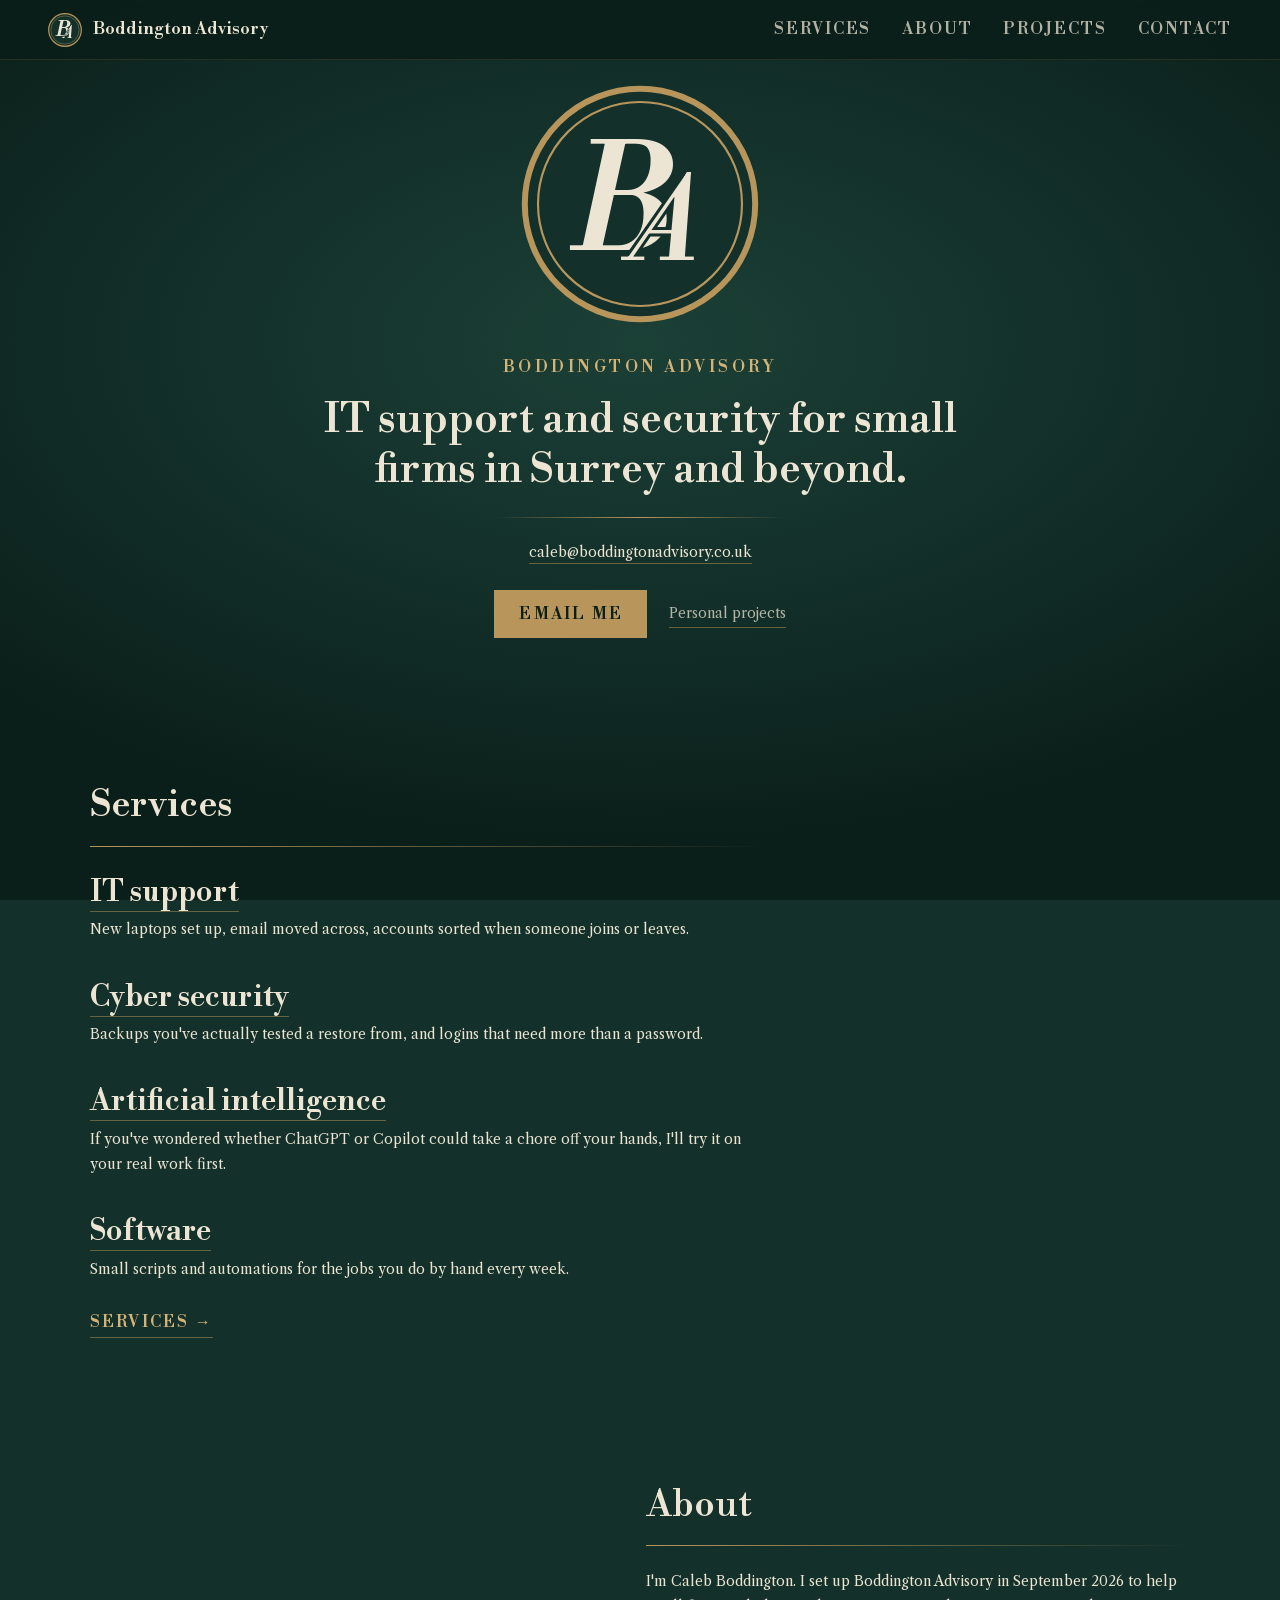
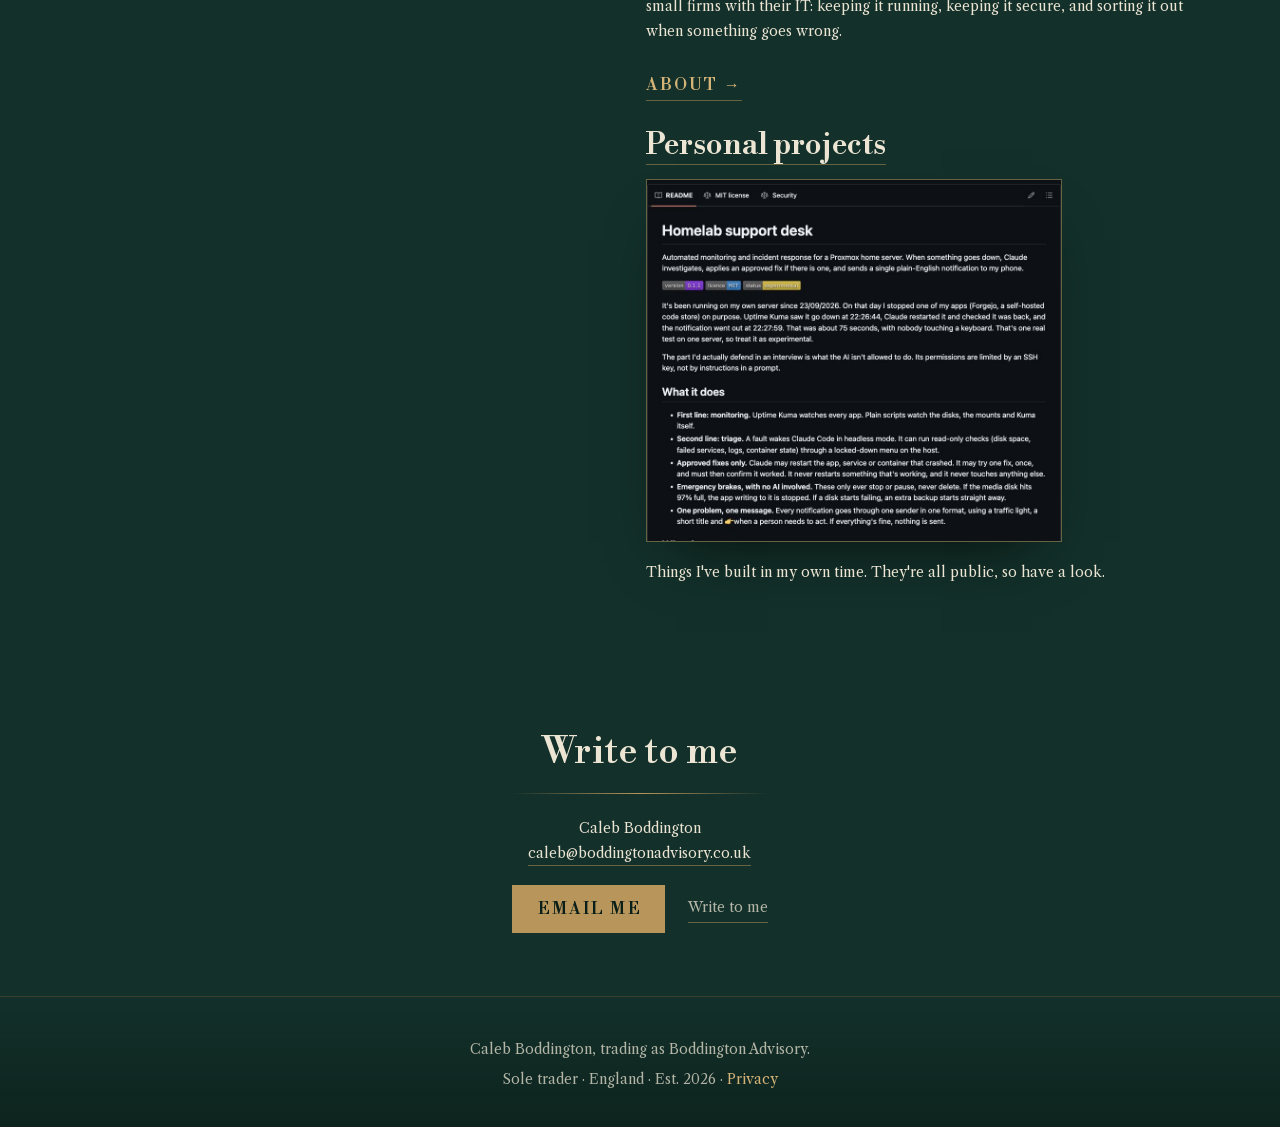
<file: index.html>
<!doctype html>
<html lang="en-GB">
<head>
<meta charset="utf-8">
<meta name="viewport" content="width=device-width, initial-scale=1">
<title>Boddington Advisory</title>
<meta name="description" content="Boddington Advisory: IT support and security for small firms in Surrey and beyond, from Caleb Boddington.">
<meta name="theme-color" content="#13302a">
<link rel="icon" href="favicon.svg" type="image/svg+xml">
<link rel="stylesheet" href="fonts/fonts.css">
<link rel="stylesheet" href="assets/site.css">
<link rel="preload" as="font" type="font/woff2" crossorigin href="fonts/libre-bodoni-normal-400-700.woff2">
<link rel="modulepreload" href="vendor/three.module.min.js">
<script>document.documentElement.classList.add('js');</script>
<script type="importmap">{ "imports": { "three": "./vendor/three.module.min.js" } }</script>
</head>
<body data-scene="hero">
<canvas id="gl" aria-hidden="true"></canvas>
<div class="hint" id="hint">Drag to turn &nbsp;·&nbsp; Scroll to read &nbsp;·&nbsp; Click to stamp</div>

<header class="site-head">
  <a class="brand" href="index.html" aria-label="Boddington Advisory, home">
    <svg class="brand-mark" viewBox="0 0 200 200" aria-hidden="true"><circle cx="100" cy="100" r="96" fill="#13302a"/><circle cx="100" cy="100" r="96" fill="none" stroke="currentColor" stroke-width="7"/><circle cx="100" cy="100" r="83" fill="none" stroke="currentColor" stroke-width="2.5"/><g font-family="Libre Bodoni, Didot, serif" font-style="italic" text-anchor="middle"><text x="87" y="138" font-weight="600" font-size="124" fill="#ece5d4">B</text><text x="120" y="147" font-weight="500" font-size="98" fill="#ece5d4" stroke="#13302a" stroke-width="6" paint-order="stroke">A</text></g></svg>
    <span class="brand-name">Boddington Advisory</span>
  </a>
  <button class="menu-btn" type="button" aria-expanded="false" aria-controls="menu">Menu</button>
  <nav class="menu" id="menu" aria-label="Site">
    <a href="services.html">Services</a>
    <a href="about.html">About</a>
    <a href="projects.html">Projects</a>
    <a href="contact.html">Contact</a>
  </nav>
</header>

<div class="page">

  <section class="chapter hero" id="top" data-chapter="hero" aria-label="Boddington Advisory">
    <div class="copy reveal">
      <svg class="nogl-seal" viewBox="0 0 200 200" role="img" aria-label="The Boddington Advisory seal: a BA monogram inside an engraved ring">
        <circle cx="100" cy="100" r="96" fill="#13302a"/>
        <circle cx="100" cy="100" r="96" fill="none" stroke="currentColor" stroke-width="5"/>
        <circle cx="100" cy="100" r="85" fill="none" stroke="currentColor" stroke-width="1.8"/>
        <g font-family="Libre Bodoni, Didot, serif" font-style="italic" text-anchor="middle">
          <text x="86" y="138" font-weight="600" font-size="122" fill="#ece5d4">B</text>
          <text x="120" y="147" font-weight="500" font-size="96" fill="#ece5d4" stroke="#13302a" stroke-width="5" paint-order="stroke">A</text>
        </g>
      </svg>
      <div class="wordmark">Boddington Advisory</div>
      <h1>IT support and security for small firms in Surrey and beyond.</h1>
      <div class="hairline centre"></div>
      <a class="contact-line" href="mailto:caleb@boddingtonadvisory.co.uk">caleb@<wbr>boddingtonadvisory.co.uk</a>
      <div class="actions">
        <a class="btn send" href="mailto:caleb@boddingtonadvisory.co.uk?subject=Enquiry%20from%20your%20website">Email me</a>
        <a class="plain" href="projects.html">Personal projects</a>
      </div>
    </div>
  </section>

  <section class="chapter left" aria-labelledby="services" data-chapter="services">
    <div class="copy wide reveal">
      <h2 id="services">Services</h2>
      <div class="hairline"></div>
      <div class="teasers">
        <div class="teaser">
          <h3><a href="services.html#it-support">IT support</a></h3>
          <p>New laptops set up, email moved across, accounts sorted when someone joins or leaves.</p>
        </div>
        <div class="teaser">
          <h3><a href="services.html#cyber-security">Cyber security</a></h3>
          <p>Backups you've actually tested a restore from, and logins that need more than a password.</p>
        </div>
        <div class="teaser">
          <h3><a href="services.html#artificial-intelligence">Artificial intelligence</a></h3>
          <p>If you've wondered whether ChatGPT or Copilot could take a chore off your hands, I'll try it on your real work first.</p>
        </div>
        <div class="teaser">
          <h3><a href="services.html#software">Software</a></h3>
          <p>Small scripts and automations for the jobs you do by hand every week.</p>
        </div>
      </div>
      <div class="more"><a class="link go" href="services.html">Services</a></div>
    </div>
  </section>

  <section class="chapter right" aria-labelledby="about" data-chapter="about">
    <div class="copy reveal">
      <h2 id="about">About</h2>
      <div class="hairline"></div>
      <p>I'm Caleb Boddington. I set up Boddington Advisory in September 2026 to help small firms with their IT: keeping it running, keeping it secure, and sorting it out when something goes wrong.</p>
      <div class="more"><a class="link go" href="about.html">About</a></div>
      <div class="more teaser">
        <h3><a href="projects.html">Personal projects</a></h3>
        <a href="projects.html"><img class="thumb" src="img/support-desk.jpg" alt="The Homelab support desk README on GitHub" width="872" height="760" loading="lazy"></a>
        <p>Things I've built in my own time. They're all public, so have a look.</p>
      </div>
    </div>
  </section>

  <section class="chapter centre" aria-labelledby="contact" data-chapter="contact">
    <div class="copy reveal">
      <h2 id="contact">Write to me</h2>
      <div class="hairline centre"></div>
      <p class="lede">Caleb Boddington</p>
      <a class="contact-line" href="mailto:caleb@boddingtonadvisory.co.uk">caleb@<wbr>boddingtonadvisory.co.uk</a>
      <div class="actions">
        <a class="btn send" href="mailto:caleb@boddingtonadvisory.co.uk?subject=Enquiry%20from%20your%20website">Email me</a>
        <a class="plain" href="contact.html">Write to me</a>
      </div>
    </div>
  </section>

</div>

<footer class="site-foot">
  <span>Caleb Boddington, trading as Boddington Advisory.</span>
  <span>Sole trader · England · Est. 2026 · <a href="privacy.html">Privacy</a></span>
</footer>

<script src="assets/site.js"></script>
<script type="module" src="assets/signet.js"></script>
</body>
</html>
</file>
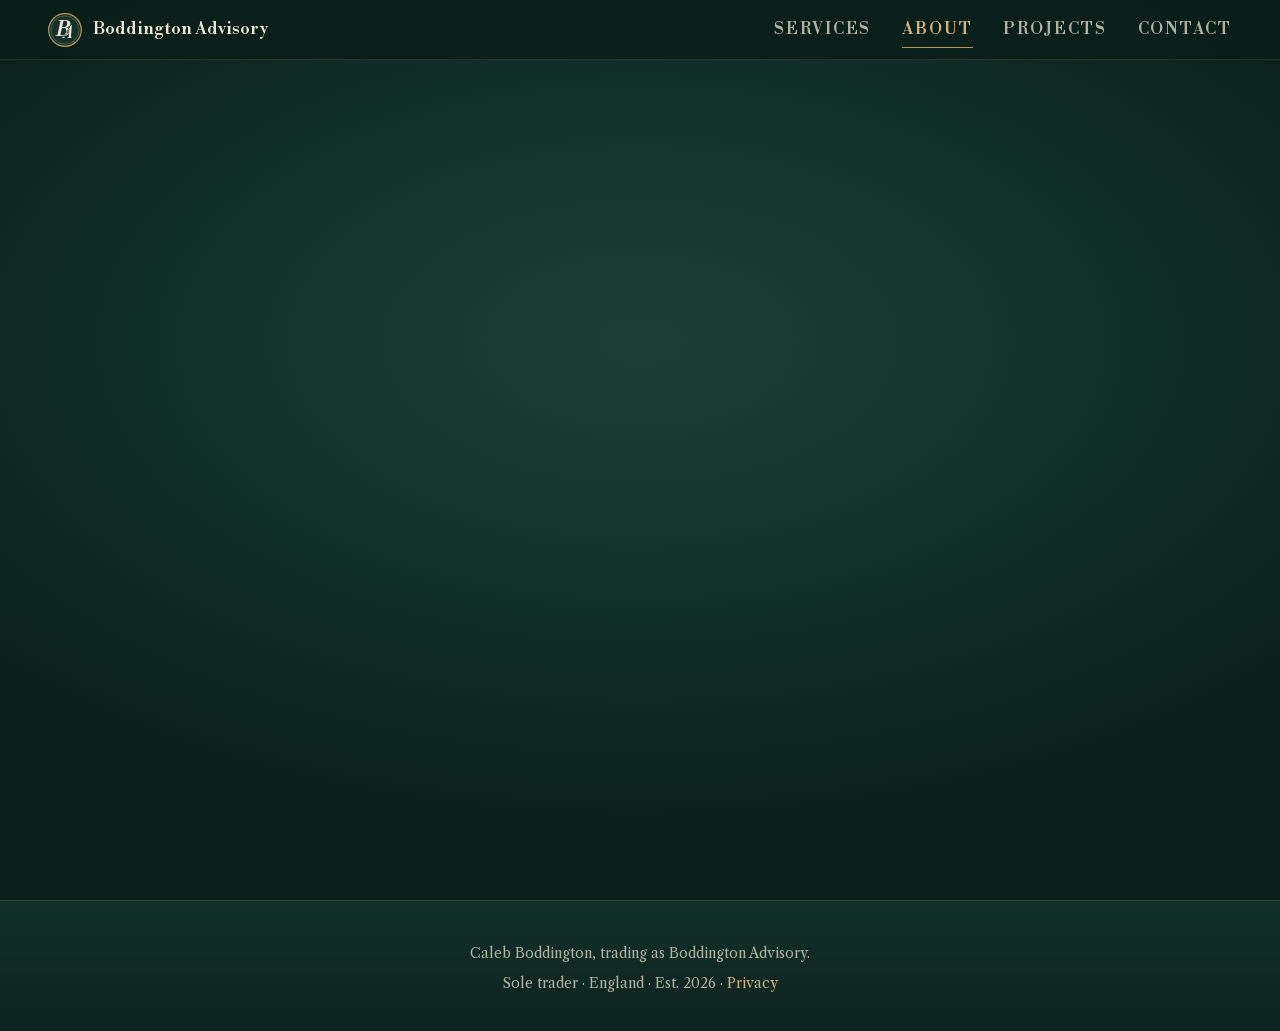
<file: about.html>
<!doctype html>
<html lang="en-GB">
<head>
<meta charset="utf-8">
<meta name="viewport" content="width=device-width, initial-scale=1">
<title>About · Boddington Advisory</title>
<meta name="description" content="I'm Caleb Boddington. I set up Boddington Advisory in September 2026 to help small firms with their IT: keeping it running, keeping it secure, and sorting it out when something goes wrong.">
<meta name="theme-color" content="#13302a">
<link rel="icon" href="favicon.svg" type="image/svg+xml">
<link rel="stylesheet" href="fonts/fonts.css">
<link rel="stylesheet" href="assets/site.css">
<link rel="preload" as="font" type="font/woff2" crossorigin href="fonts/libre-bodoni-normal-400-700.woff2">
<link rel="modulepreload" href="vendor/three.module.min.js">
<script>document.documentElement.classList.add('js');</script>
<script type="importmap">{ "imports": { "three": "./vendor/three.module.min.js" } }</script>
</head>
<body data-scene="still">
<canvas id="gl" aria-hidden="true"></canvas>

<header class="site-head">
  <a class="brand" href="index.html" aria-label="Boddington Advisory, home">
    <svg class="brand-mark" viewBox="0 0 200 200" aria-hidden="true"><circle cx="100" cy="100" r="96" fill="#13302a"/><circle cx="100" cy="100" r="96" fill="none" stroke="currentColor" stroke-width="7"/><circle cx="100" cy="100" r="83" fill="none" stroke="currentColor" stroke-width="2.5"/><g font-family="Libre Bodoni, Didot, serif" font-style="italic" text-anchor="middle"><text x="87" y="138" font-weight="600" font-size="124" fill="#ece5d4">B</text><text x="120" y="147" font-weight="500" font-size="98" fill="#ece5d4" stroke="#13302a" stroke-width="6" paint-order="stroke">A</text></g></svg>
    <span class="brand-name">Boddington Advisory</span>
  </a>
  <button class="menu-btn" type="button" aria-expanded="false" aria-controls="menu">Menu</button>
  <nav class="menu" id="menu" aria-label="Site">
    <a href="services.html">Services</a>
    <a href="about.html" aria-current="page">About</a>
    <a href="projects.html">Projects</a>
    <a href="contact.html">Contact</a>
  </nav>
</header>

<div class="page">

  <section class="chapter left flow" aria-labelledby="about" data-chapter="main">
    <div class="copy reveal">
      <h1 class="page-title" id="about">About</h1>
      <div class="hairline"></div>
      <p>I'm Caleb Boddington. I set up Boddington Advisory in September 2026 to help small firms with their IT: keeping it running, keeping it secure, and sorting it out when something goes wrong.</p>
      <p>I have experience doing IT in a health-tech company, where security and record-keeping have to be right, and I work to that same standard whatever the size of the business.</p>
      <p>What I see of your systems stays between us.</p>
      <div class="more"><a class="link go" href="contact.html">Write to me</a></div>
    </div>
  </section>

</div>

<footer class="site-foot">
  <span>Caleb Boddington, trading as Boddington Advisory.</span>
  <span>Sole trader · England · Est. 2026 · <a href="privacy.html">Privacy</a></span>
</footer>

<script src="assets/site.js"></script>
<script type="module" src="assets/signet.js"></script>
</body>
</html>
</file>
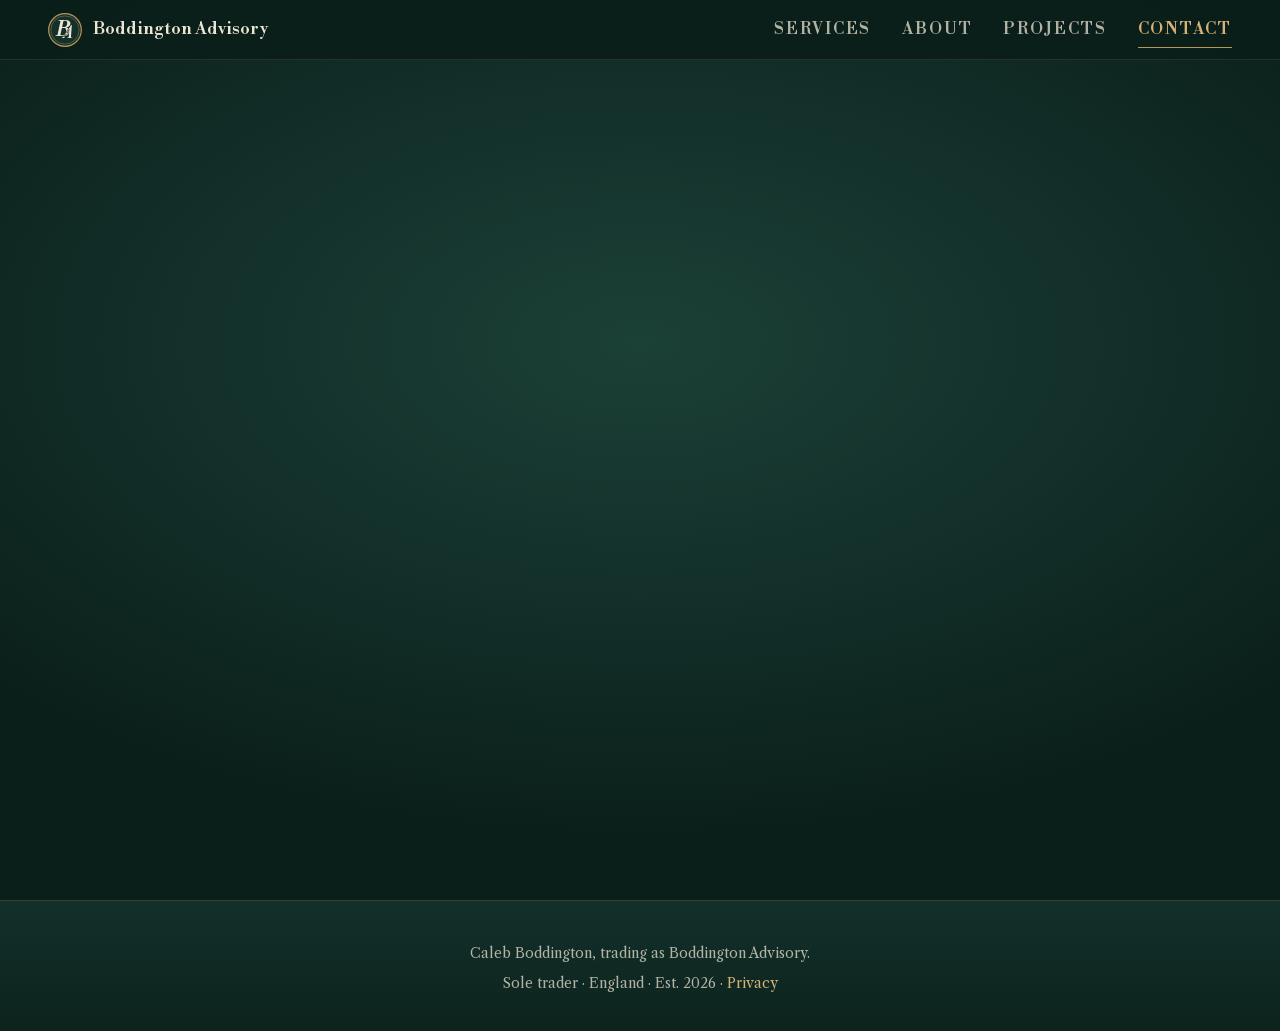
<file: contact.html>
<!doctype html>
<html lang="en-GB">
<head>
<meta charset="utf-8">
<meta name="viewport" content="width=device-width, initial-scale=1">
<title>Write to me · Boddington Advisory</title>
<meta name="description" content="Write to Caleb Boddington at caleb@boddingtonadvisory.co.uk.">
<meta name="theme-color" content="#13302a">
<link rel="icon" href="favicon.svg" type="image/svg+xml">
<link rel="stylesheet" href="fonts/fonts.css">
<link rel="stylesheet" href="assets/site.css">
<link rel="preload" as="font" type="font/woff2" crossorigin href="fonts/libre-bodoni-normal-400-700.woff2">
<link rel="modulepreload" href="vendor/three.module.min.js">
<script>document.documentElement.classList.add('js');</script>
<script type="importmap">{ "imports": { "three": "./vendor/three.module.min.js" } }</script>
</head>
<body data-scene="contact">
<canvas id="gl" aria-hidden="true"></canvas>

<header class="site-head">
  <a class="brand" href="index.html" aria-label="Boddington Advisory, home">
    <svg class="brand-mark" viewBox="0 0 200 200" aria-hidden="true"><circle cx="100" cy="100" r="96" fill="#13302a"/><circle cx="100" cy="100" r="96" fill="none" stroke="currentColor" stroke-width="7"/><circle cx="100" cy="100" r="83" fill="none" stroke="currentColor" stroke-width="2.5"/><g font-family="Libre Bodoni, Didot, serif" font-style="italic" text-anchor="middle"><text x="87" y="138" font-weight="600" font-size="124" fill="#ece5d4">B</text><text x="120" y="147" font-weight="500" font-size="98" fill="#ece5d4" stroke="#13302a" stroke-width="6" paint-order="stroke">A</text></g></svg>
    <span class="brand-name">Boddington Advisory</span>
  </a>
  <button class="menu-btn" type="button" aria-expanded="false" aria-controls="menu">Menu</button>
  <nav class="menu" id="menu" aria-label="Site">
    <a href="services.html">Services</a>
    <a href="about.html">About</a>
    <a href="projects.html">Projects</a>
    <a href="contact.html" aria-current="page">Contact</a>
  </nav>
</header>

<div class="page">

  <section class="chapter contact" aria-labelledby="contact" data-chapter="contact">
    <div class="stage">
      <div class="copy card" id="card">
        <h1 class="page-title" id="contact">Write to me</h1>
        <div class="name">Caleb Boddington</div>
        <div class="email" id="email">caleb@<wbr>boddingtonadvisory.co.uk</div>
        <div class="actions">
          <a class="btn send" href="mailto:caleb@boddingtonadvisory.co.uk?subject=Enquiry%20from%20your%20website">Email me</a>
          <button class="text-btn" id="copy" type="button" aria-live="polite">Copy address</button>
        </div>
      </div>
    </div>
  </section>

</div>

<footer class="site-foot">
  <span>Caleb Boddington, trading as Boddington Advisory.</span>
  <span>Sole trader · England · Est. 2026 · <a href="privacy.html">Privacy</a></span>
</footer>

<script src="assets/site.js"></script>
<script type="module" src="assets/signet.js"></script>
</body>
</html>
</file>
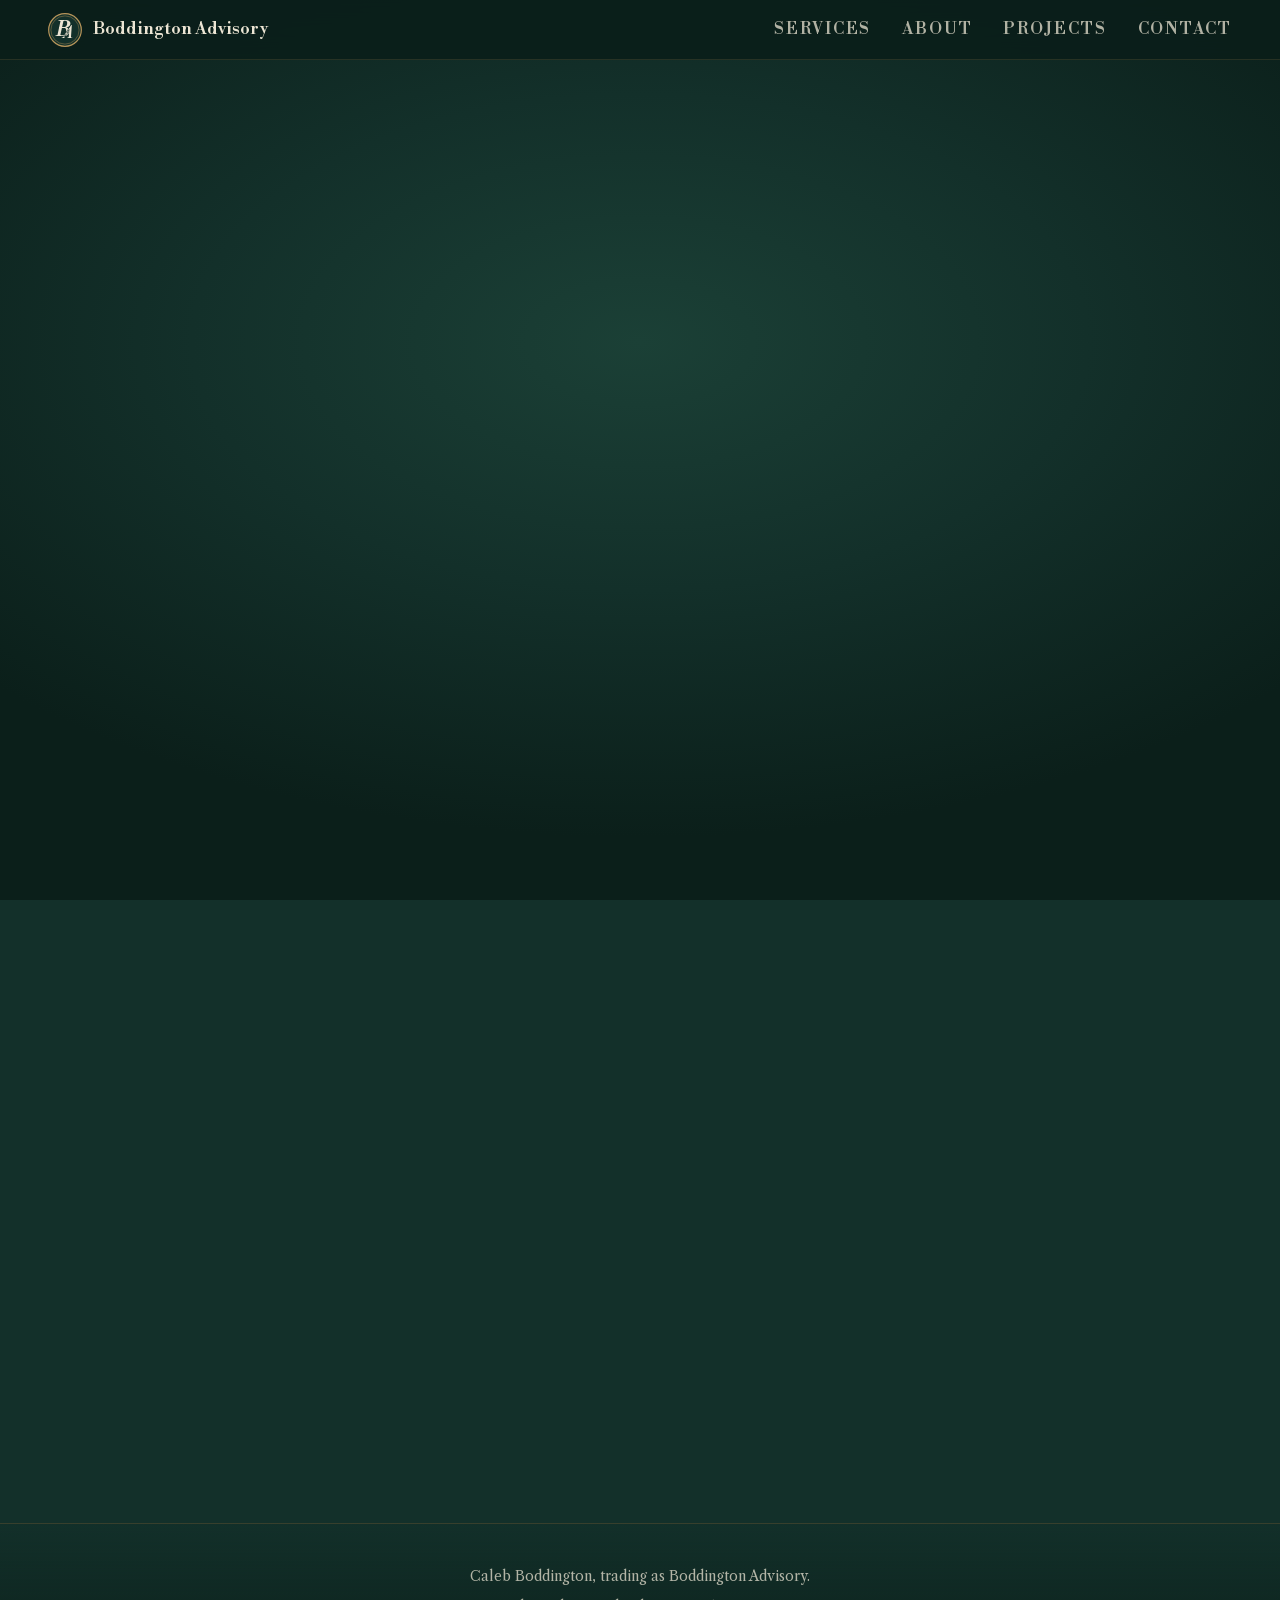
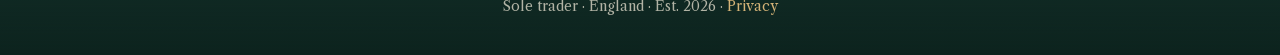
<file: privacy.html>
<!doctype html>
<html lang="en-GB">
<head>
<meta charset="utf-8">
<meta name="viewport" content="width=device-width, initial-scale=1">
<title>Privacy · Boddington Advisory</title>
<meta name="description" content="What happens to your information when you visit this site or get in touch.">
<meta name="theme-color" content="#13302a">
<link rel="icon" href="favicon.svg" type="image/svg+xml">
<link rel="stylesheet" href="fonts/fonts.css">
<link rel="stylesheet" href="assets/site.css">
<link rel="preload" as="font" type="font/woff2" crossorigin href="fonts/libre-bodoni-normal-400-700.woff2">
<link rel="modulepreload" href="vendor/three.module.min.js">
<script>document.documentElement.classList.add('js');</script>
<script type="importmap">{ "imports": { "three": "./vendor/three.module.min.js" } }</script>
</head>
<body data-scene="still">
<canvas id="gl" aria-hidden="true"></canvas>

<header class="site-head">
  <a class="brand" href="index.html" aria-label="Boddington Advisory, home">
    <svg class="brand-mark" viewBox="0 0 200 200" aria-hidden="true"><circle cx="100" cy="100" r="96" fill="#13302a"/><circle cx="100" cy="100" r="96" fill="none" stroke="currentColor" stroke-width="7"/><circle cx="100" cy="100" r="83" fill="none" stroke="currentColor" stroke-width="2.5"/><g font-family="Libre Bodoni, Didot, serif" font-style="italic" text-anchor="middle"><text x="87" y="138" font-weight="600" font-size="124" fill="#ece5d4">B</text><text x="120" y="147" font-weight="500" font-size="98" fill="#ece5d4" stroke="#13302a" stroke-width="6" paint-order="stroke">A</text></g></svg>
    <span class="brand-name">Boddington Advisory</span>
  </a>
  <button class="menu-btn" type="button" aria-expanded="false" aria-controls="menu">Menu</button>
  <nav class="menu" id="menu" aria-label="Site">
    <a href="services.html">Services</a>
    <a href="about.html">About</a>
    <a href="projects.html">Projects</a>
    <a href="contact.html">Contact</a>
  </nav>
</header>

<div class="page">

  <section class="chapter left flow" aria-labelledby="privacy" data-chapter="main">
    <div class="copy reveal">
      <h1 class="page-title" id="privacy">Privacy</h1>
      <div class="hairline"></div>
      <p class="lede">What happens to your information when you visit this site or get in touch.</p>
      <div class="more"><a class="link" href="index.html">Back to Boddington Advisory</a></div>

      <section class="policy" aria-labelledby="who">
        <div class="kicker">Who</div>
        <h2 id="who">Who looks after your information</h2>
        <p>Caleb Boddington, trading as Boddington Advisory, a sole trader in England. For anything on this page, email <a href="mailto:caleb@boddingtonadvisory.co.uk">caleb@boddingtonadvisory.co.uk</a>.</p>
      </section>

      <section class="policy" aria-labelledby="site">
        <div class="kicker">This site</div>
        <h2 id="site">What this website collects</h2>
        <p>Nothing. There are no cookies, no analytics, no tracking and no forms. The fonts and images all come from this site, so your browser doesn't contact anyone else to show it.</p>
        <p>The site is hosted by GitHub Pages. GitHub may keep short technical logs of visits, including IP addresses, to keep its service secure. That is covered by <a href="https://docs.github.com/en/site-policy/privacy-policies/github-general-privacy-statement">GitHub's privacy statement</a>.</p>
      </section>

      <section class="policy" aria-labelledby="email-h">
        <div class="kicker">Emails</div>
        <h2 id="email-h">If you email me</h2>
        <p>I get your name, your email address and whatever you choose to write. I use it to reply, and if we agree some work, to do that work and keep the records a business has to keep.</p>
        <p>I don't sell it, share it for marketing or add you to a mailing list.</p>
        <p>Email to this address is forwarded by Porkbun to a Google Gmail account, and replies are sent through Brevo. Those companies handle it for me and may store it outside the UK, under the safeguards UK data protection law requires.</p>
      </section>

      <section class="policy" aria-labelledby="keep">
        <div class="kicker">How long</div>
        <h2 id="keep">How long I keep it</h2>
        <p>An enquiry that doesn't lead to any work is deleted within 12 months. If we work together, the records are kept for as long as HMRC requires, which is currently about six years.</p>
      </section>

      <section class="policy" aria-labelledby="rights">
        <div class="kicker">Your rights</div>
        <h2 id="rights">What you can ask for</h2>
        <p>You can ask to see what I hold about you, have it corrected or deleted, or object to how it's used. Email <a href="mailto:caleb@boddingtonadvisory.co.uk">caleb@boddingtonadvisory.co.uk</a> and I'll reply within a month.</p>
        <p>If you're unhappy with how your information has been handled, you can complain to the Information Commissioner's Office at <a href="https://ico.org.uk/make-a-complaint/">ico.org.uk</a>.</p>
        <p>Last updated 30 September 2026.</p>
      </section>
    </div>
  </section>

</div>

<footer class="site-foot">
  <span>Caleb Boddington, trading as Boddington Advisory.</span>
  <span>Sole trader · England · Est. 2026 · <a href="privacy.html">Privacy</a></span>
</footer>

<script src="assets/site.js"></script>
<script type="module" src="assets/signet.js"></script>
</body>
</html>
</file>
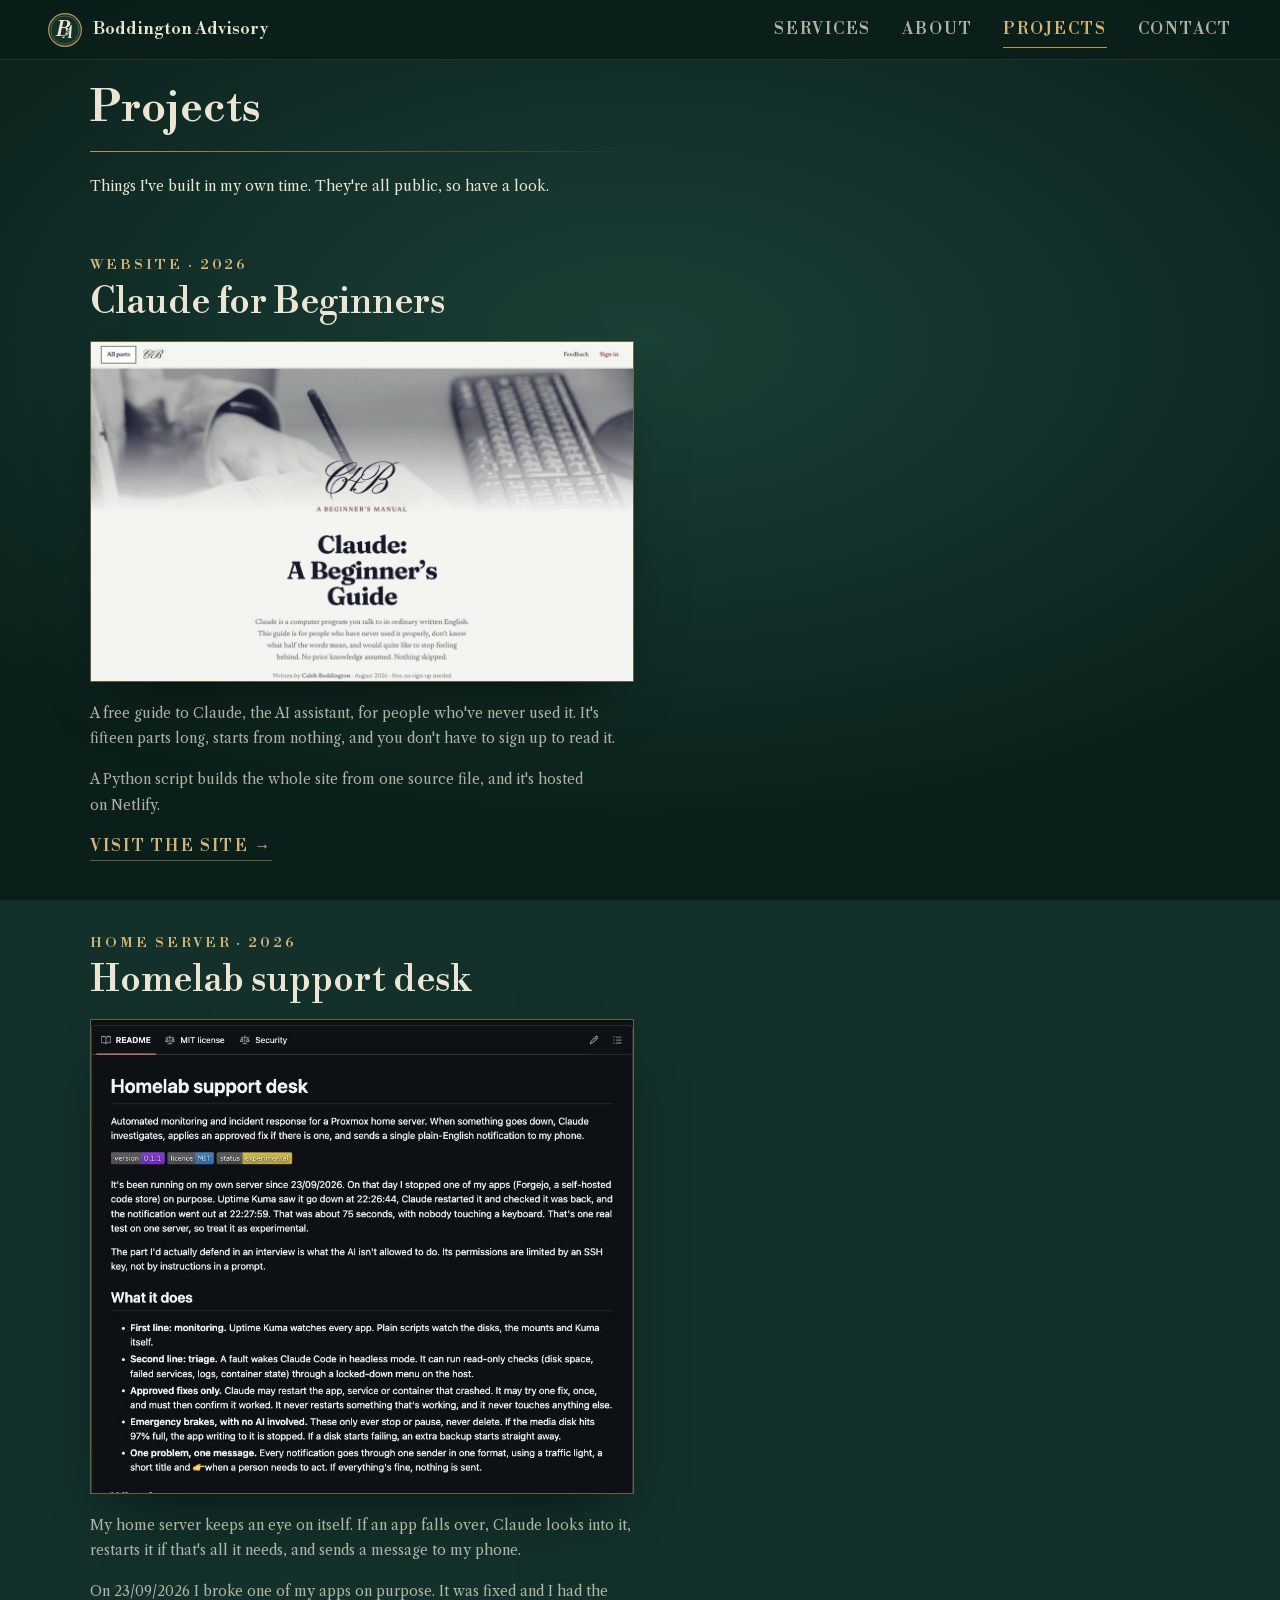
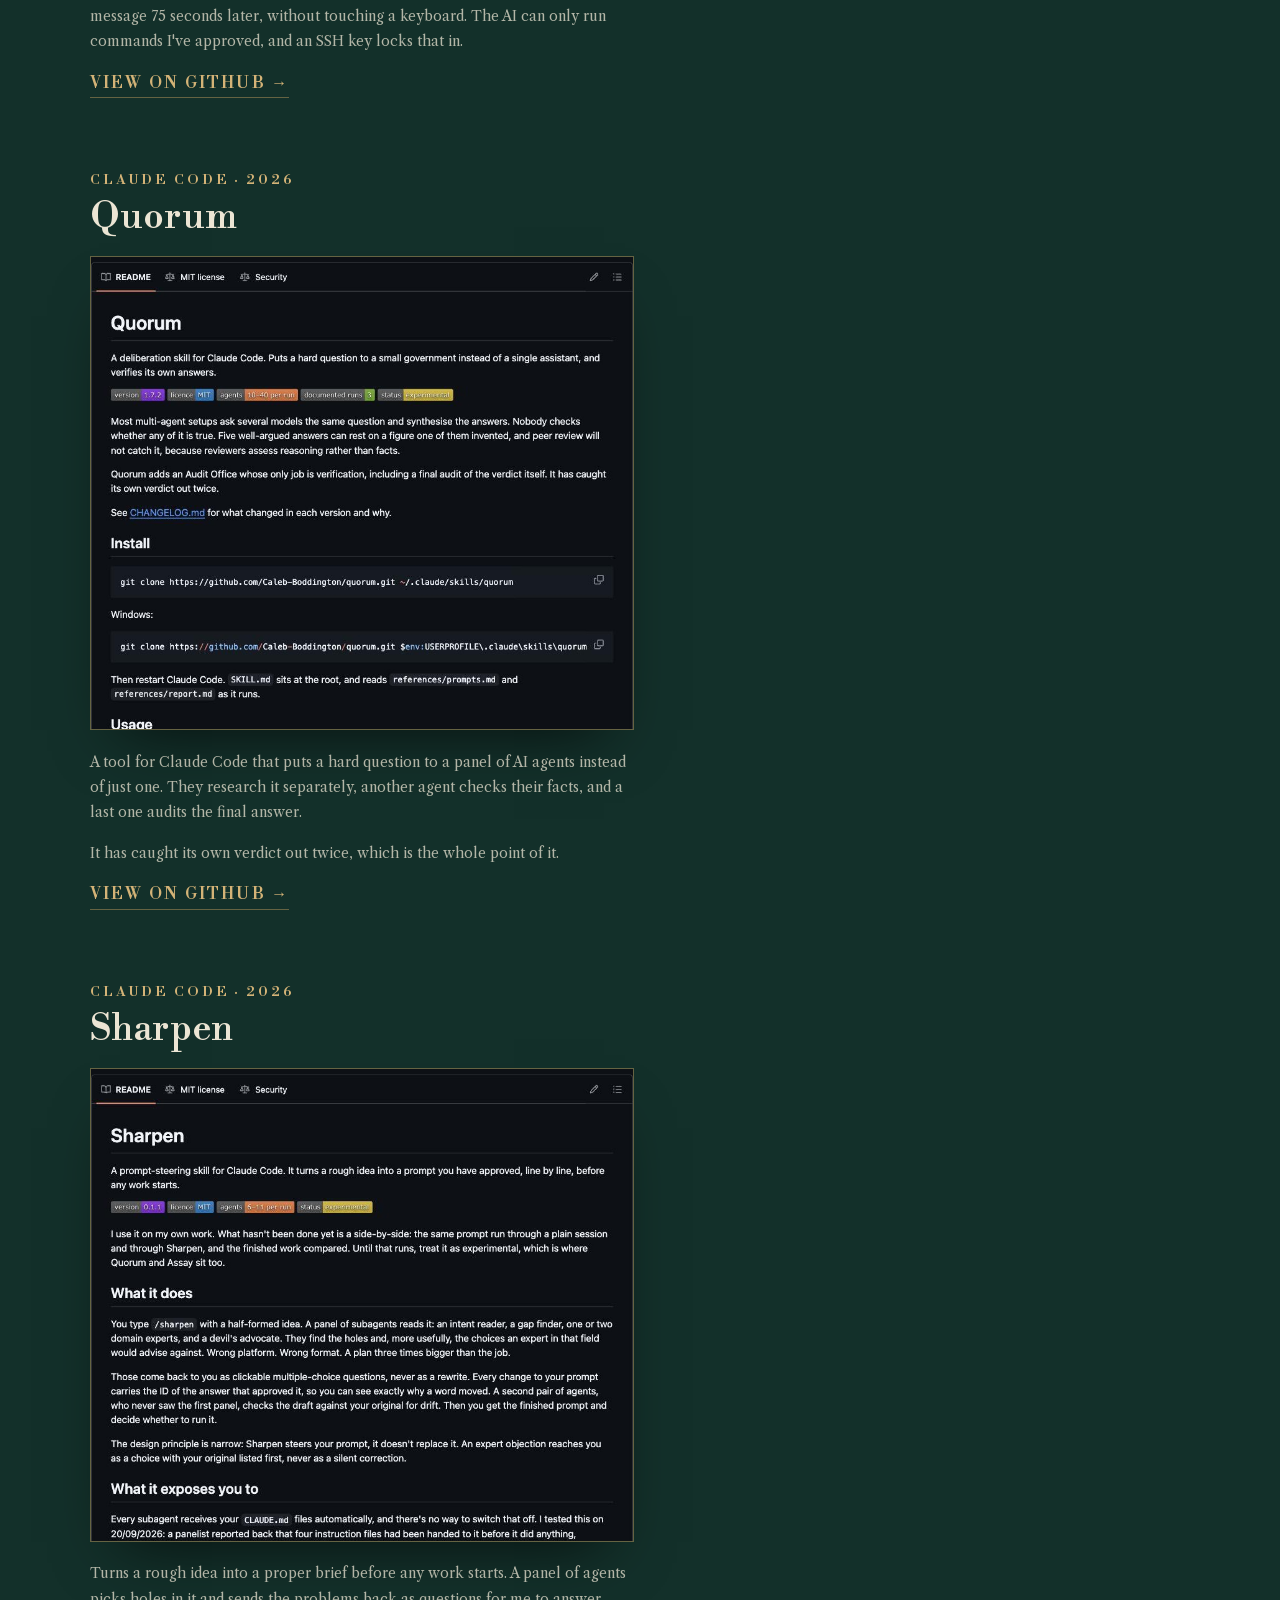
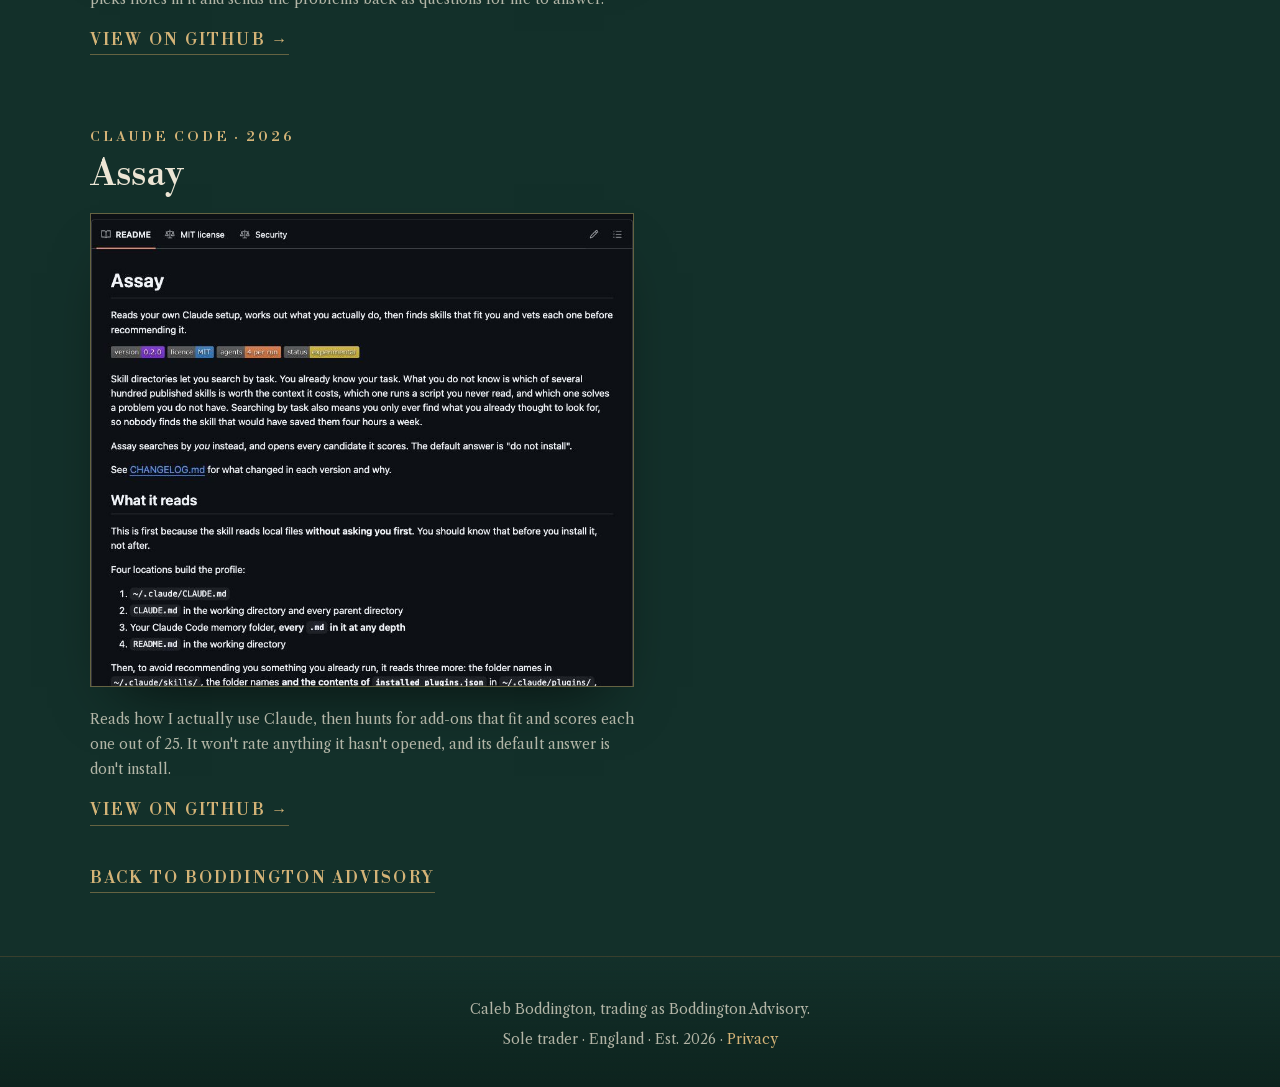
<file: projects.html>
<!doctype html>
<html lang="en-GB">
<head>
<meta charset="utf-8">
<meta name="viewport" content="width=device-width, initial-scale=1">
<title>Personal projects · Boddington Advisory</title>
<meta name="description" content="Things I've built in my own time. They're all public, so have a look.">
<meta name="theme-color" content="#13302a">
<link rel="icon" href="favicon.svg" type="image/svg+xml">
<link rel="stylesheet" href="fonts/fonts.css">
<link rel="stylesheet" href="assets/site.css">
<link rel="preload" as="font" type="font/woff2" crossorigin href="fonts/libre-bodoni-normal-400-700.woff2">
<link rel="modulepreload" href="vendor/three.module.min.js">
<script>document.documentElement.classList.add('js');</script>
<script type="importmap">{ "imports": { "three": "./vendor/three.module.min.js" } }</script>
</head>
<body data-scene="still">
<canvas id="gl" aria-hidden="true"></canvas>

<header class="site-head">
  <a class="brand" href="index.html" aria-label="Boddington Advisory, home">
    <svg class="brand-mark" viewBox="0 0 200 200" aria-hidden="true"><circle cx="100" cy="100" r="96" fill="#13302a"/><circle cx="100" cy="100" r="96" fill="none" stroke="currentColor" stroke-width="7"/><circle cx="100" cy="100" r="83" fill="none" stroke="currentColor" stroke-width="2.5"/><g font-family="Libre Bodoni, Didot, serif" font-style="italic" text-anchor="middle"><text x="87" y="138" font-weight="600" font-size="124" fill="#ece5d4">B</text><text x="120" y="147" font-weight="500" font-size="98" fill="#ece5d4" stroke="#13302a" stroke-width="6" paint-order="stroke">A</text></g></svg>
    <span class="brand-name">Boddington Advisory</span>
  </a>
  <button class="menu-btn" type="button" aria-expanded="false" aria-controls="menu">Menu</button>
  <nav class="menu" id="menu" aria-label="Site">
    <a href="services.html">Services</a>
    <a href="about.html">About</a>
    <a href="projects.html" aria-current="page">Projects</a>
    <a href="contact.html">Contact</a>
  </nav>
</header>

<div class="page">

  <section class="chapter left flow projects" aria-labelledby="projects" data-chapter="main">
    <div class="copy">
      <div class="intro reveal">
        <h1 class="page-title" id="projects">Projects</h1>
        <div class="hairline"></div>
        <p class="lede">Things I've built in my own time. They're all public, so have a look.</p>
      </div>

      <article class="project reveal" aria-labelledby="claude-for-beginners">
        <div class="kicker">Website · 2026</div>
        <h2 id="claude-for-beginners">Claude for Beginners</h2>
        <figure><img src="img/claude-for-beginners.jpg" alt="The front page of Claude: A Beginner's Guide" width="1100" height="687" loading="lazy"></figure>
        <p>A free guide to Claude, the AI assistant, for people who've never used it. It's fifteen parts long, starts from nothing, and you don't have to sign up to read it.</p>
        <p>A Python script builds the whole site from one source file, and it's hosted on Netlify.</p>
        <a class="link go" href="https://claude4beginners.co.uk">Visit the site</a>
      </article>

      <article class="project reveal" aria-labelledby="support-desk">
        <div class="kicker">Home server · 2026</div>
        <h2 id="support-desk">Homelab support desk</h2>
        <figure><img src="img/support-desk.jpg" alt="The Homelab support desk README on GitHub" width="872" height="760" loading="lazy"></figure>
        <p>My home server keeps an eye on itself. If an app falls over, Claude looks into it, restarts it if that's all it needs, and sends a message to my phone.</p>
        <p>On 23/09/2026 I broke one of my apps on purpose. It was fixed and I had the message 75 seconds later, without touching a keyboard. The AI can only run commands I've approved, and an SSH key locks that in.</p>
        <a class="link go" href="https://github.com/Caleb-Boddington/homelab-support-desk">View on GitHub</a>
      </article>

      <article class="project reveal" aria-labelledby="quorum">
        <div class="kicker">Claude Code · 2026</div>
        <h2 id="quorum">Quorum</h2>
        <figure><img src="img/quorum.jpg" alt="The Quorum README on GitHub" width="872" height="760" loading="lazy"></figure>
        <p>A tool for Claude Code that puts a hard question to a panel of AI agents instead of just one. They research it separately, another agent checks their facts, and a last one audits the final answer.</p>
        <p>It has caught its own verdict out twice, which is the whole point of it.</p>
        <a class="link go" href="https://github.com/Caleb-Boddington/quorum">View on GitHub</a>
      </article>

      <article class="project reveal" aria-labelledby="sharpen">
        <div class="kicker">Claude Code · 2026</div>
        <h2 id="sharpen">Sharpen</h2>
        <figure><img src="img/sharpen.jpg" alt="The Sharpen README on GitHub" width="872" height="760" loading="lazy"></figure>
        <p>Turns a rough idea into a proper brief before any work starts. A panel of agents picks holes in it and sends the problems back as questions for me to answer.</p>
        <a class="link go" href="https://github.com/Caleb-Boddington/sharpen">View on GitHub</a>
      </article>

      <article class="project reveal" aria-labelledby="assay">
        <div class="kicker">Claude Code · 2026</div>
        <h2 id="assay">Assay</h2>
        <figure><img src="img/assay.jpg" alt="The Assay README on GitHub" width="872" height="760" loading="lazy"></figure>
        <p>Reads how I actually use Claude, then hunts for add-ons that fit and scores each one out of 25. It won't rate anything it hasn't opened, and its default answer is don't install.</p>
        <a class="link go" href="https://github.com/Caleb-Boddington/assay">View on GitHub</a>
        <div class="back"><a class="link" href="index.html">Back to Boddington Advisory</a></div>
      </article>
    </div>
  </section>

</div>

<footer class="site-foot">
  <span>Caleb Boddington, trading as Boddington Advisory.</span>
  <span>Sole trader · England · Est. 2026 · <a href="privacy.html">Privacy</a></span>
</footer>

<script src="assets/site.js"></script>
<script type="module" src="assets/signet.js"></script>
</body>
</html>
</file>
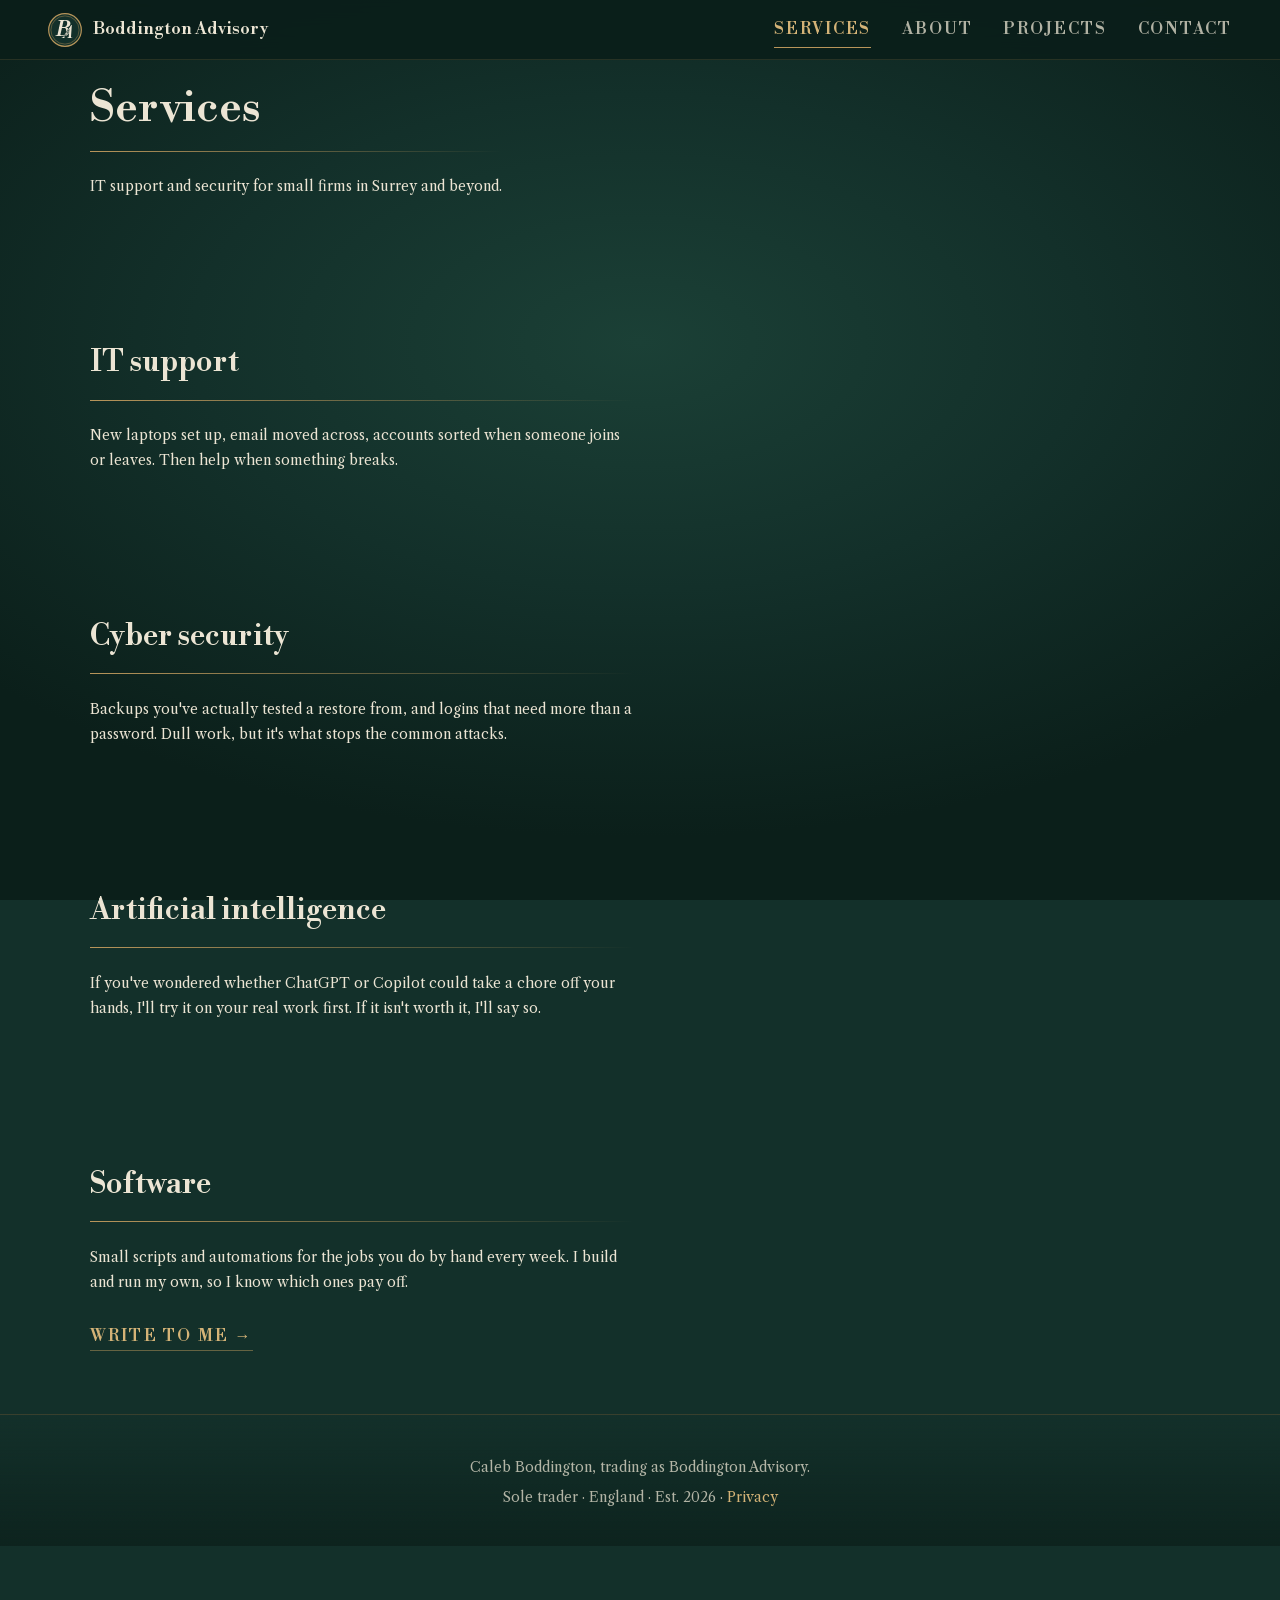
<file: services.html>
<!doctype html>
<html lang="en-GB">
<head>
<meta charset="utf-8">
<meta name="viewport" content="width=device-width, initial-scale=1">
<title>Services · Boddington Advisory</title>
<meta name="description" content="IT support, cyber security, artificial intelligence and software for small firms in Surrey and beyond.">
<meta name="theme-color" content="#13302a">
<link rel="icon" href="favicon.svg" type="image/svg+xml">
<link rel="stylesheet" href="fonts/fonts.css">
<link rel="stylesheet" href="assets/site.css">
<link rel="preload" as="font" type="font/woff2" crossorigin href="fonts/libre-bodoni-normal-400-700.woff2">
<link rel="modulepreload" href="vendor/three.module.min.js">
<script>document.documentElement.classList.add('js');</script>
<script type="importmap">{ "imports": { "three": "./vendor/three.module.min.js" } }</script>
</head>
<body data-scene="services">
<canvas id="gl" aria-hidden="true"></canvas>

<header class="site-head">
  <a class="brand" href="index.html" aria-label="Boddington Advisory, home">
    <svg class="brand-mark" viewBox="0 0 200 200" aria-hidden="true"><circle cx="100" cy="100" r="96" fill="#13302a"/><circle cx="100" cy="100" r="96" fill="none" stroke="currentColor" stroke-width="7"/><circle cx="100" cy="100" r="83" fill="none" stroke="currentColor" stroke-width="2.5"/><g font-family="Libre Bodoni, Didot, serif" font-style="italic" text-anchor="middle"><text x="87" y="138" font-weight="600" font-size="124" fill="#ece5d4">B</text><text x="120" y="147" font-weight="500" font-size="98" fill="#ece5d4" stroke="#13302a" stroke-width="6" paint-order="stroke">A</text></g></svg>
    <span class="brand-name">Boddington Advisory</span>
  </a>
  <button class="menu-btn" type="button" aria-expanded="false" aria-controls="menu">Menu</button>
  <nav class="menu" id="menu" aria-label="Site">
    <a href="services.html" aria-current="page">Services</a>
    <a href="about.html">About</a>
    <a href="projects.html">Projects</a>
    <a href="contact.html">Contact</a>
  </nav>
</header>

<div class="page">

  <section class="chapter left short" aria-labelledby="services" data-chapter="intro">
    <div class="copy reveal">
      <h1 class="page-title" id="services">Services</h1>
      <div class="hairline"></div>
      <p class="lede">IT support and security for small firms in Surrey and beyond.</p>
    </div>
  </section>

  <section class="chapter left short service-item" id="it-support" aria-labelledby="it-support-h" data-chapter="it-support">
    <div class="copy reveal">
      <h2 id="it-support-h">IT support</h2>
      <div class="hairline"></div>
      <p>New laptops set up, email moved across, accounts sorted when someone joins or leaves. Then help when something breaks.</p>
    </div>
  </section>

  <section class="chapter left short service-item" id="cyber-security" aria-labelledby="cyber-security-h" data-chapter="cyber-security">
    <div class="copy reveal">
      <h2 id="cyber-security-h">Cyber security</h2>
      <div class="hairline"></div>
      <p>Backups you've actually tested a restore from, and logins that need more than a password. Dull work, but it's what stops the common attacks.</p>
    </div>
  </section>

  <section class="chapter left short service-item" id="artificial-intelligence" aria-labelledby="artificial-intelligence-h" data-chapter="artificial-intelligence">
    <div class="copy reveal">
      <h2 id="artificial-intelligence-h">Artificial intelligence</h2>
      <div class="hairline"></div>
      <p>If you've wondered whether ChatGPT or Copilot could take a chore off your hands, I'll try it on your real work first. If it isn't worth it, I'll say so.</p>
    </div>
  </section>

  <section class="chapter left short service-item" id="software" aria-labelledby="software-h" data-chapter="software">
    <div class="copy reveal">
      <h2 id="software-h">Software</h2>
      <div class="hairline"></div>
      <p>Small scripts and automations for the jobs you do by hand every week. I build and run my own, so I know which ones pay off.</p>
      <div class="more"><a class="link go" href="contact.html">Write to me</a></div>
    </div>
  </section>

</div>

<footer class="site-foot">
  <span>Caleb Boddington, trading as Boddington Advisory.</span>
  <span>Sole trader · England · Est. 2026 · <a href="privacy.html">Privacy</a></span>
</footer>

<script src="assets/site.js"></script>
<script type="module" src="assets/signet.js"></script>
</body>
</html>
</file>
<file: fonts/fonts.css>
/* Latin subset, self-hosted so no visitor data goes to Google. SIL Open Font License. */
@font-face {
  font-family: 'Libre Bodoni';
  font-style: italic;
  font-weight: 400 700;
  font-display: swap;
  src: url(libre-bodoni-italic-400-700.woff2) format('woff2');
  unicode-range: U+0000-00FF, U+0131, U+0152-0153, U+02BB-02BC, U+02C6, U+02DA, U+02DC, U+0304, U+0308, U+0329, U+2000-206F, U+20AC, U+2122, U+2191, U+2193, U+2212, U+2215, U+FEFF, U+FFFD;
}
@font-face {
  font-family: 'Libre Bodoni';
  font-style: normal;
  font-weight: 400 700;
  font-display: swap;
  src: url(libre-bodoni-normal-400-700.woff2) format('woff2');
  unicode-range: U+0000-00FF, U+0131, U+0152-0153, U+02BB-02BC, U+02C6, U+02DA, U+02DC, U+0304, U+0308, U+0329, U+2000-206F, U+20AC, U+2122, U+2191, U+2193, U+2212, U+2215, U+FEFF, U+FFFD;
}
@font-face {
  font-family: 'Libre Caslon Text';
  font-style: italic;
  font-weight: 400;
  font-display: swap;
  src: url(libre-caslon-text-italic-400.woff2) format('woff2');
  unicode-range: U+0000-00FF, U+0131, U+0152-0153, U+02BB-02BC, U+02C6, U+02DA, U+02DC, U+0304, U+0308, U+0329, U+2000-206F, U+20AC, U+2122, U+2191, U+2193, U+2212, U+2215, U+FEFF, U+FFFD;
}
@font-face {
  font-family: 'Libre Caslon Text';
  font-style: normal;
  font-weight: 400;
  font-display: swap;
  src: url(libre-caslon-text-normal-400.woff2) format('woff2');
  unicode-range: U+0000-00FF, U+0131, U+0152-0153, U+02BB-02BC, U+02C6, U+02DA, U+02DC, U+0304, U+0308, U+0329, U+2000-206F, U+20AC, U+2122, U+2191, U+2193, U+2212, U+2215, U+FEFF, U+FFFD;
}
@font-face {
  font-family: 'Libre Caslon Text';
  font-style: normal;
  font-weight: 700;
  font-display: swap;
  src: url(libre-caslon-text-normal-700.woff2) format('woff2');
  unicode-range: U+0000-00FF, U+0131, U+0152-0153, U+02BB-02BC, U+02C6, U+02DA, U+02DC, U+0304, U+0308, U+0329, U+2000-206F, U+20AC, U+2122, U+2191, U+2193, U+2212, U+2215, U+FEFF, U+FFFD;
}
</file>
<file: assets/site.css>
/* Boddington Advisory, The Signet. Shared styles for every page.
   Tokens: one value per colour role, three tracking tokens. Change them here only.
   Body text is 14px on desktop and 16px on phones. Gold fill is reserved for the one action: Email me. */
:root {
  --green: #13302a;          /* page */
  --green-deep: #0b1f1a;     /* text on gold, deep edges */
  --ivory: #ece5d4;          /* body text and headings */
  --ivory-muted: rgba(236, 229, 212, 0.74); /* secondary text, 6.9:1 on green */
  --gold: #b8955a;           /* the action fill, rules */
  --gold-bright: #d4b377;    /* gold text on green, 7.1:1 */
  --gold-line: rgba(184, 149, 90, 0.5);     /* hairlines and borders */
  --display: "Libre Bodoni", Didot, "Bodoni 72", Georgia, serif;
  --body: "Libre Caslon Text", "Big Caslon", "Adobe Caslon Pro", Georgia, serif;
  --track-label: 0.22em;     /* kickers, eyebrows, wordmark */
  --track-btn: 0.14em;       /* buttons, tracked links, hint */
  --track-caps: 0.12em;      /* menu */
  --measure: 34rem;
  --measure-wide: 42rem;
  --head-h: 60px;
  --ease: 0.2s ease;
  --card-bg: radial-gradient(ellipse closest-side at 50% 50%, rgba(10, 29, 24, 0.92) 0%, rgba(10, 29, 24, 0.86) 45%, rgba(10, 29, 24, 0) 100%);
}
* { box-sizing: border-box; }
[id] { scroll-margin-top: calc(var(--head-h) + 16px); }
html { background: var(--green); scroll-behavior: smooth; }
body {
  margin: 0; color: var(--ivory);
  font: 400 14px/1.8 var(--body);
  background: radial-gradient(ellipse 70% 55% at 50% 38%, #1b4036 0%, var(--green) 50%, var(--green-deep) 100%) fixed;
  -webkit-font-smoothing: antialiased;
  overflow-x: hidden;
}
@media (max-width: 720px) { body { font-size: 16px; } }
::selection { background: var(--gold); color: var(--green-deep); }

/* The WebGL canvas sits behind everything; the text is real HTML on top. */
#gl {
  position: fixed; inset: 0; width: 100%; height: 100%; display: block; z-index: 0;
  touch-action: pan-y; cursor: grab; opacity: 0; transition: opacity 1.4s ease;
}
#gl.on { opacity: 1; }
#gl.dragging { cursor: grabbing; }
html.nogl #gl, html:not(.js) #gl { display: none; }

.page { position: relative; z-index: 1; pointer-events: none; }
.copy { pointer-events: auto; }
html.nogl .page, html:not(.js) .page { pointer-events: auto; }

/* Header: compact mark, short menu */
.site-head {
  position: fixed; top: 0; left: 0; right: 0; z-index: 3; height: var(--head-h);
  display: flex; align-items: center; justify-content: space-between; gap: 1rem;
  padding: 0 clamp(20px, 4vw, 48px);
  background: rgba(11, 31, 26, 0.9); -webkit-backdrop-filter: blur(12px); backdrop-filter: blur(12px);
  border-bottom: 1px solid rgba(184, 149, 90, 0.16);
}
.brand { display: inline-flex; align-items: center; gap: 0.7rem; color: var(--ivory); text-decoration: none; }
.brand-mark { width: 34px; height: 34px; color: var(--gold); flex: none; }
.brand-name { font: 500 1.05rem/1 var(--display); white-space: nowrap; }
.menu { display: flex; gap: clamp(1rem, 2.4vw, 2.2rem); }
.menu a {
  font: 600 1rem/1.4 var(--display); letter-spacing: var(--track-caps); text-transform: uppercase;
  color: var(--ivory-muted); text-decoration: none; padding: 0.4rem 0; border-bottom: 1px solid transparent;
  transition: color var(--ease), border-color var(--ease);
}
.menu a:hover, .menu a:focus-visible { color: var(--ivory); }
.menu a[aria-current="page"] { color: var(--gold-bright); border-bottom-color: var(--gold); }
.menu-btn {
  display: none; cursor: pointer; font: 600 1rem/1 var(--display); letter-spacing: var(--track-caps); text-transform: uppercase;
  color: var(--gold-bright); background: transparent; border: 1px solid var(--gold-line);
  padding: 0.6rem 0.9rem 0.6rem calc(0.9rem + var(--track-caps)); transition: background var(--ease), color var(--ease);
}
.menu-btn[aria-expanded="true"] { background: rgba(184, 149, 90, 0.14); color: var(--ivory); }
@media (max-width: 720px) {
  .brand-name { display: none; }
  html.js .menu-btn { display: inline-block; }
  html.js .menu {
    display: none; position: absolute; top: var(--head-h); left: 0; right: 0; flex-direction: column; gap: 0;
    background: rgba(11, 31, 26, 0.97); border-top: 1px solid var(--gold-line); border-bottom: 1px solid var(--gold-line);
    padding: 0.4rem clamp(20px, 4vw, 48px) 0.6rem;
  }
  html.js .menu.open { display: flex; }
  html.js .menu a { padding: 0.8rem 0; border-bottom: 1px solid rgba(184, 149, 90, 0.18); }
  html.js .menu a:last-child { border-bottom: 0; }
  html.js .menu a[aria-current="page"] { border-bottom-color: rgba(184, 149, 90, 0.18); }
  /* no script: the header flows with the page and the links simply wrap */
  html:not(.js) .site-head { position: static; height: auto; flex-wrap: wrap; padding: 0.8rem clamp(20px, 4vw, 48px); background: rgba(11, 31, 26, 0.6); }
  html:not(.js) .menu { gap: 0.4rem 1.2rem; flex-wrap: wrap; justify-content: flex-end; }
  html:not(.js) .chapter { padding-top: 24px; }
}

/* Chapters: each page is a run of full-height panels the seal reacts to */
.chapter {
  min-height: 100vh; display: flex; align-items: center;
  padding: calc(var(--head-h) + clamp(24px, 5vh, 56px)) clamp(20px, 7vw, 120px) clamp(32px, 7vh, 72px);
}
.chapter.short { min-height: 78vh; }
.chapter.left { justify-content: flex-start; }
.chapter.right { justify-content: flex-end; }
.chapter.centre { justify-content: center; text-align: center; }
/* the home contact block always sits on its own dark backing, never on the seal */
html.js:not(.nogl) .chapter.centre .copy { background: var(--card-bg); padding: 2.4rem 3rem 2.6rem; }
.copy { max-width: var(--measure); }
.copy.wide { max-width: var(--measure-wide); }

html.js:not(.nogl):not(.reduced) .reveal { opacity: 0; transform: translateY(18px); transition: opacity 0.9s ease, transform 0.9s ease; }
html.js:not(.nogl):not(.reduced) .reveal.in { opacity: 1; transform: none; }
html.js:not(.nogl):not(.reduced) .reveal:focus-within { opacity: 1; transform: none; transition: none; }

/* Type */
.eyebrow, .kicker, .wordmark {
  font: 600 0.85rem/1.4 var(--display); letter-spacing: var(--track-label); text-transform: uppercase;
  color: var(--gold-bright); margin: 0 0 0.9rem;
}
.wordmark { font-size: 1rem; }
.hero .wordmark { margin-bottom: 1.1rem; }
h1, h2, h3 { font-family: var(--display); font-weight: 500; color: var(--ivory); margin: 0; text-wrap: balance; }
h1 { font-size: clamp(2.3rem, 5vw, 3.4rem); line-height: 1.08; }
h1.page-title { font-size: clamp(2rem, 3.6vw, 2.75rem); }
.hero h1 { font-size: clamp(1.9rem, 3.4vw, 2.6rem); line-height: 1.2; }
h2 { font-size: clamp(1.75rem, 3vw, 2.25rem); line-height: 1.15; }
h3 { font-size: 1.1rem; font-weight: 600; line-height: 1.3; margin-bottom: 0.35rem; }
p { margin: 0 0 1rem; text-wrap: pretty; }
.lede { font-size: 1em; line-height: 1.8; color: var(--ivory); margin: 0; }
.muted { color: var(--ivory-muted); }
.hairline { height: 1px; background: linear-gradient(90deg, var(--gold), rgba(184, 149, 90, 0)); margin: 1.2rem 0 1.4rem; width: 100%; }
.hairline.centre { background: linear-gradient(90deg, rgba(184,149,90,0), var(--gold), rgba(184,149,90,0)); }
a { color: var(--gold-bright); text-decoration: none; transition: color var(--ease), border-color var(--ease); }
a:hover { color: var(--ivory); }
.link {
  display: inline-block; font: 600 1rem/1.4 var(--display); letter-spacing: var(--track-btn); text-transform: uppercase;
  border-bottom: 1px solid var(--gold-line); padding-bottom: 3px; margin-right: calc(-1 * var(--track-btn));
}
.link:hover { border-color: var(--ivory); }
.link.go::after { content: " \2192"; }
.plain { color: var(--ivory-muted); border-bottom: 1px solid var(--gold-line); padding-bottom: 1px; }
.plain:hover { color: var(--ivory); border-color: var(--ivory); }
.text-btn {
  cursor: pointer; background: none; border: 0; padding: 0; font: inherit; color: var(--gold-bright);
  border-bottom: 1px solid var(--gold-line); transition: color var(--ease), border-color var(--ease);
}
.text-btn:hover { color: var(--ivory); border-color: var(--ivory); }
.text-btn:active { transform: translateY(1px); }
/* The one filled button on the site */
.btn.send {
  display: inline-block; cursor: pointer; font: 600 1rem/1 var(--display); letter-spacing: var(--track-btn); text-transform: uppercase;
  padding: 0.95rem 1.4rem 0.95rem calc(1.4rem + var(--track-btn)); border: 1px solid var(--gold);
  background: var(--gold); color: var(--green-deep); text-decoration: none;
  transition: background var(--ease), color var(--ease), transform var(--ease);
}
.btn.send:hover { background: var(--gold-bright); color: var(--green-deep); }
.btn.send:active { transform: translateY(1px); }
.actions { display: flex; gap: 1.4rem; align-items: center; justify-content: center; flex-wrap: wrap; }

/* Home hero: the pitch is the headline, the name a wordmark above it */
.hero { align-items: flex-start; justify-content: center; text-align: center; padding-top: 58vh; padding-bottom: clamp(32px, 6vh, 64px); }
.hero .copy { max-width: 40rem; }
.hero .hairline { margin: 1.3rem auto 1.4rem; max-width: 18rem; }
.contact-line { display: inline-block; font: 400 1em/1.6 var(--body); font-style: normal; color: var(--ivory); margin: 0 0 1.2rem; }
a.contact-line { border-bottom: 1px solid var(--gold-line); }
a.contact-line:hover { color: var(--gold-bright); border-color: var(--gold-bright); }
.hero .actions { margin-top: 0.4rem; }
.hint {
  position: fixed; left: 50%; bottom: 16px; transform: translateX(-50%); z-index: 2;
  font: 600 1rem/1.4 var(--display); letter-spacing: var(--track-btn); text-transform: uppercase;
  color: rgba(236, 229, 212, 0.72); transition: opacity 0.8s; pointer-events: none; white-space: nowrap; max-width: 92vw; text-align: center;
  padding-left: var(--track-btn);
}
.hint.gone { opacity: 0; }
html.nogl .hint, html.reduced .hint, html:not(.js) .hint { display: none; }
/* short desktop screens have no spare band under the hero buttons for the hint */
@media (min-width: 721px) and (max-height: 820px) { .hint { display: none; } }
.nogl-seal { display: none; width: min(44vw, 240px); height: auto; margin: 0 auto 2rem; color: var(--gold); }
html.nogl .nogl-seal, html:not(.js) .nogl-seal { display: block; }

/* Services, at full size on the home page and on their own page */
.teasers { display: grid; grid-template-columns: 1fr; gap: 2.4rem; margin-top: 1.8rem; }
.teaser h3, .service-item h2 { font: 500 clamp(1.5rem, 2.4vw, 1.85rem)/1.15 var(--display); margin-bottom: 0.45rem; }
.teaser p, .service-item p { font-size: 1em; margin: 0; color: var(--ivory); max-width: var(--measure-wide); }
.teaser h3 a { color: var(--ivory); border-bottom: 1px solid var(--gold-line); }
.teaser h3 a:hover { color: var(--gold-bright); }
.more { margin-top: 1.8rem; }
.thumb { display: block; width: 100%; max-width: 26rem; height: auto; border: 1px solid var(--gold-line); margin: 1rem 0 1.1rem; box-shadow: 0 30px 60px -30px rgba(0, 0, 0, 0.7); }

/* Projects */
.projects .intro { margin-bottom: 3.5rem; }
.project { margin-bottom: 4.5rem; }
.project:last-child { margin-bottom: 0; }
.project .kicker { margin-bottom: 0.5rem; }
.project figure { margin: 1.1rem 0 1.2rem; }
.project img {
  display: block; width: 100%; height: auto; border: 1px solid var(--gold-line);
  box-shadow: 0 30px 60px -30px rgba(0, 0, 0, 0.7);
}
.project p { color: var(--ivory-muted); }
.back { margin-top: 2.5rem; }

/* Text pages (about, privacy) */
.policy { margin-top: 2.4rem; }
.policy h2 { font-size: 1.35rem; margin-bottom: 0.5rem; }
.policy .kicker { margin-bottom: 0.4rem; }

/* Contact over the wax */
.contact { display: block; min-height: 100vh; padding: 0; }
.contact .stage { position: sticky; top: 0; height: 100vh; display: flex; align-items: center; justify-content: center; padding: calc(var(--head-h) + 12px) 24px 24px; }
.card {
  text-align: center; max-width: 30rem; width: 100%; opacity: 0; transform: translateY(10px) scale(0.98);
  padding: 2.6rem 3rem 3rem; background: var(--card-bg);
  transition: opacity 0.6s ease, transform 0.6s ease; pointer-events: none;
}
.card.on { opacity: 1; transform: none; pointer-events: auto; }
html.nogl .card, html.reduced .card, html:not(.js) .card { opacity: 1; transform: none; pointer-events: auto; }
.card h1 { margin-bottom: 1rem; }
.card .name { font: 500 1.15rem/1.3 var(--display); }
.card .email { font-size: 1em; color: var(--ivory); margin: 0.2rem 0 1.4rem; }
.email, .contact-line { word-break: normal; overflow-wrap: normal; }
.card .actions { flex-direction: column; gap: 1rem; }
html.nogl .contact, html:not(.js) .contact { min-height: 0; padding: clamp(32px, 7vh, 72px) clamp(20px, 7vw, 120px); }
html.nogl .contact .stage, html:not(.js) .contact .stage { position: static; height: auto; }
html.nogl .card, html:not(.js) .card { background: none; padding: 0; }

footer.site-foot {
  position: relative; z-index: 1; pointer-events: auto; text-align: center; color: var(--ivory-muted);
  font-size: 1em; padding: 2.5rem 20px 2.2rem; display: flex; flex-direction: column; gap: 0.3rem;
  border-top: 1px solid rgba(184, 149, 90, 0.25); background: linear-gradient(180deg, rgba(11,31,26,0) 0%, rgba(11,31,26,0.75) 100%);
}

/* Plain page (no WebGL or no script): nothing to leave room for, so chapters sit normally */
html.nogl .chapter, html:not(.js) .chapter { min-height: 0; padding-top: calc(var(--head-h) + 24px); align-items: center; }
html.nogl .chapter.hero, html:not(.js) .chapter.hero { padding-bottom: clamp(32px, 7vh, 72px); }
html.nogl .chapter .copy, html:not(.js) .chapter .copy { background: none; padding: 0; margin: 0; }

/* Phone: the seal sits in the upper part of the screen, text in the lower part */
@media (max-width: 720px) {
  .chapter { align-items: flex-end; padding-top: 42vh; }
  .chapter.short { min-height: 70vh; padding-top: 36vh; }
  .chapter.left, .chapter.right { justify-content: center; }
  .hero { align-items: flex-start; padding-top: 40vh; padding-bottom: 12vh; }
  .hero h1 { font-size: 1.7rem; }
  .hero .hairline { margin: 1rem auto 1.1rem; }
  h1 { font-size: 2.3rem; }
  .hint { white-space: normal; line-height: 1.5; }
  .chapter:not(.hero) .copy {
    background: linear-gradient(180deg, rgba(11,31,26,0) 0%, rgba(11,31,26,0.82) 9%, rgba(11,31,26,0.82) 100%);
    padding: 1.4rem 0.9rem 0.6rem; margin: 0 -0.5rem;
  }
  .chapter.contact { padding: 0; }
  .chapter.contact .card.copy { margin: 0; padding: 2.4rem 1rem 2.6rem; background: var(--card-bg); }
  .contact .stage { align-items: flex-end; padding-bottom: 12vh; }
  .chapter.flow { padding-top: 38vh; }
  .chapter.flow ~ .chapter.flow { padding-top: 24px; min-height: 0; }
}
@media (prefers-reduced-motion: reduce) {
  html { scroll-behavior: auto; }
  #gl { transition: none; }
  .btn.send, .text-btn, .link, .menu a, a { transition: none; }
}
</file>
